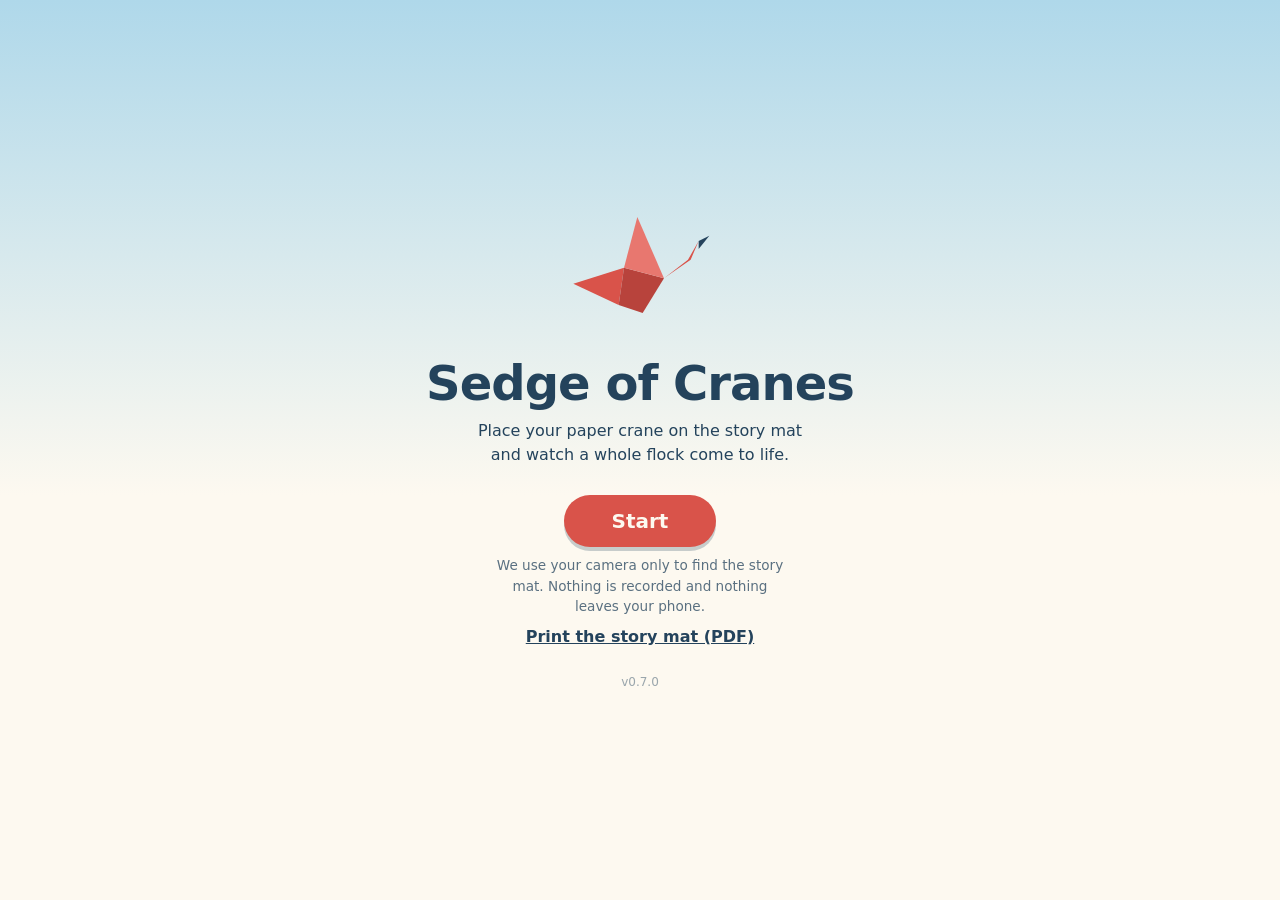
<file: docs/index.html>
<!DOCTYPE html>
<html lang="en">
<head>
  <meta charset="UTF-8" />
  <meta name="viewport" content="width=device-width, initial-scale=1.0" />
  <title>Sedge of Cranes</title>
  <link rel="stylesheet" href="css/style.css?v=0.7.0" />
  <!--
    NOTE (Phase 4): the AR libraries (A-Frame 1.5.0 + MindAR 1.2.5, ~1.5 MB)
    are now LAZY-LOADED by js/app.js when the user taps Start. The landing
    page itself is ~50 KB, which keeps cold start fast on 4G (spec §8).
    Pinned CDN URLs live at the top of js/app.js.
  -->
</head>
<body>

  <!-- ============ STATE 1: landing ============ -->
  <section id="state-landing">
    <svg class="crane-emblem" viewBox="0 0 120 100" role="img" aria-label="Origami crane">
      <polygon points="10,62 48,50 44,78" fill="#d9534a"/>
      <polygon points="44,78 48,50 78,58 62,84" fill="#b8433c"/>
      <polygon points="48,50 58,12 78,58" fill="#e8776f"/>
      <polygon points="78,58 96,44 104,30 98,44" fill="#d9534a"/>
      <polygon points="104,30 112,26 104,36" fill="#24435c"/>
    </svg>
    <h1 data-str="appTitle"></h1>
    <p data-str="tagline"></p>
    <p class="warn" id="inapp-warning" hidden data-str="inAppWarning"></p>
    <button id="btn-start" data-str="startButton"></button>
    <p class="explainer" data-str="cameraExplainer"></p>
    <p><a href="assets/mat.pdf" target="_blank" data-str="matLinkLabel"></a></p>
    <p class="version" id="version-stamp"></p>
  </section>

  <!-- ============ STATE 2: permission denied ============ -->
  <section id="state-denied" hidden>
    <h1 data-str="deniedTitle"></h1>
    <p id="denied-body"></p>
    <button id="btn-retry" data-str="retryButton"></button>
  </section>

  <!-- ============ STATE 5: unsupported / load error (with GIF fallback) ============ -->
  <section id="state-unsupported" hidden>
    <h1 id="unsupported-title"></h1>
    <p id="unsupported-body"></p>
    <p class="explainer" data-str="fallbackCaption"></p>
    <img class="fallback-gif" src="assets/fallback.gif" alt="Animation of seven paper cranes flying over the story mat" loading="lazy" />
  </section>

  <!-- ============ STATES 3 & 4: AR (scanning ⇄ experience) ============ -->
  <div id="ar-container" hidden>
    <!-- The <a-scene> lives in a template: it must not exist in the DOM
         until A-Frame + MindAR are loaded (lazy). app.js injects it. -->
    <template id="ar-scene-template">
      <a-scene id="ar-scene"
        mindar-image="imageTargetSrc: assets/targets.mind; autoStart: false; uiLoading: no; uiError: no; uiScanning: no; filterMinCF: 0.0001; filterBeta: 0.001; warmupTolerance: 2; missTolerance: 30"
        color-space="sRGB"
        renderer="colorManagement: true; antialias: true; toneMapping: ACESFilmic; exposure: 1.15"
        vr-mode-ui="enabled: false"
        device-orientation-permission-ui="enabled: false">
        <a-camera position="0 0 0" look-controls="enabled: false"></a-camera>
        <!-- ===================== LIGHT RIG (v0.6.0) =====================
             The 0.5.x rig was ambient 0.9 + directional 0.7 — MORE ambient
             than key light. Ambient has no direction, so most of every
             facet's brightness carried no shape information and the cranes
             read as flat printed shapes. A real paper crane shows ~6 tones
             from ONE flat colour; that only happens at a key:fill ratio
             around 4:1.

             Most of the "fill" now comes from the procedural environment map
             built in flock.js (sky above, warm table bounce below), which is
             also what gives the paper its sheen. The hemisphere light below
             is deliberate insurance: MeshLambertMaterial ignores environment
             maps, so without it the pbr:false kill switch would render the
             flock nearly black.

             Tune exposure on the <a-scene renderer> above, not these. -->
        <a-entity light="type: hemisphere; color: #dceaf6; groundColor: #e8dcc6; intensity: 0.35"></a-entity>
        <a-entity light="type: directional; color: #fff4e2; intensity: 1.15" position="0.6 1.2 0.5"></a-entity>
        <!-- rim/back light: paper is translucent, and light bleeding through
             a sheet is a big part of why real cranes glow. This fakes it. -->
        <a-entity light="type: directional; color: #ffdcb4; intensity: 0.35" position="-0.5 -0.3 -0.8"></a-entity>
        <a-entity id="mat-anchor" mindar-image-target="targetIndex: 0">
          <!-- v0.7.0: kids approved the authentic tsuru (Phase 6 "wow" test),
               so the mat scene now uses geom:fold. Image tracking is unchanged.
               To revert instantly, set this back to just `sedge-flock`. -->
          <a-entity id="flock" sedge-flock="geom: fold"></a-entity>          
        </a-entity>
      </a-scene>
    </template>

    <div id="overlay-scanning" class="overlay-card">
      <img src="assets/mat_thumb.png" alt="" />
      <p id="scanning-text"></p>
    </div>

    <button id="btn-story" class="story-btn" hidden></button>
    <div id="subtitle-bar" hidden></div>

    <button id="btn-exit" data-str="exitButton" aria-label="Exit"></button>
    <button id="btn-mute" class="chip"></button>
    <button id="btn-subs" class="chip"></button>
  </div>

  <script src="js/strings.js?v=0.7.0"></script>
  <script src="js/app.js?v=0.7.0"></script>
</body>
</html>
</file>
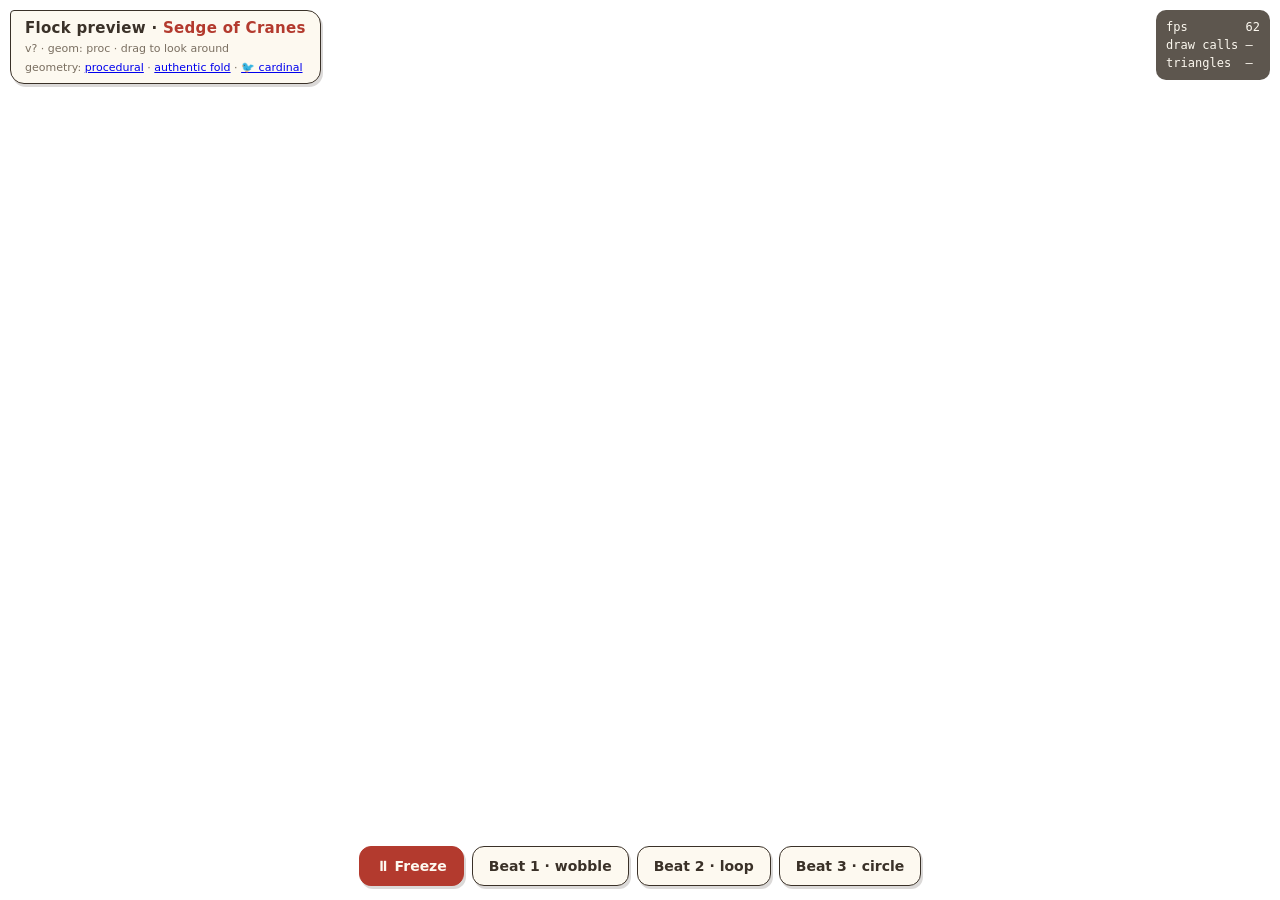
<file: docs/crane-preview.html>
<!DOCTYPE html>
<html lang="en">
<head>
  <meta charset="utf-8" />
  <meta name="viewport" content="width=device-width, initial-scale=1, user-scalable=no" />
  <title>Flock Preview — Sedge of Cranes</title>
  <!--
    crane-preview.html — Phase 6 lab page (not linked from the main app).

    WHY THIS PAGE EXISTS: iterating on how the cranes LOOK is much faster
    when you don't have to point a phone at a mat every time. This page
    renders the exact same flock component the AR scene uses, in a plain
    3D scene. If it looks right and runs at ≥ 24 fps here, it will look
    right in AR (AR adds the camera feed + tracking cost, which is why we
    still verify on the mat afterwards).

    Controls: drag to look around · buttons trigger the three story beats
    and freeze/resume · the HUD shows FPS, draw calls and triangles.
  -->
  <script src="https://aframe.io/releases/1.5.0/aframe.min.js"></script>
  <!-- baked authentic-tsuru geometry; must load BEFORE flock.js so the
       geom:'fold' path can find window.CRANE_FOLD -->
  <script src="js/crane_fold_geometry.js?v=0.7.0"></script>
  <script src="js/flock.js?v=0.7.0"></script>
  <!-- walking origami cardinal (preview-only character). Geometry module must
       load before cardinal.js so the component finds window.CARDINAL_FOLD. -->
  <script src="js/cardinal_fold_geometry.js?v=0.2.0"></script>
  <script src="js/cardinal.js?v=0.2.0"></script>
  <style>
    :root {
      --paper: #fdf9f0;
      --ink: #3a3128;
      --red: #b33a2e;
      --sky-edge: #cfe3ee;
    }
    html, body { margin: 0; height: 100%; overflow: hidden; font-family: system-ui, -apple-system, "Segoe UI", sans-serif; }
    a-scene { position: fixed; inset: 0; }

    /* header: a little paper tag, like a label tied to a gift */
    .tag {
      position: fixed; top: 10px; left: 10px; z-index: 10;
      background: var(--paper); color: var(--ink);
      border: 1.5px solid var(--ink); border-radius: 4px 14px 14px 14px;
      padding: 8px 14px; box-shadow: 2px 3px 0 rgba(58,49,40,.18);
      max-width: 70vw;
    }
    .tag h1 { margin: 0; font-size: 15px; letter-spacing: .02em; }
    .tag h1 span { color: var(--red); }
    .tag small { color: #7a6f61; font-size: 11px; }

    /* HUD: performance numbers, top-right */
    #hud {
      position: fixed; top: 10px; right: 10px; z-index: 10;
      background: rgba(58,49,40,.82); color: #fdf9f0;
      font: 12px/1.5 ui-monospace, Menlo, monospace;
      padding: 8px 10px; border-radius: 10px; white-space: pre;
    }
    #hud .bad { color: #ffb3a7; }

    /* beat buttons: paper chips along the bottom, thumb-reachable */
    #controls {
      position: fixed; bottom: max(14px, env(safe-area-inset-bottom)); left: 0; right: 0;
      display: flex; gap: 8px; justify-content: center; flex-wrap: wrap;
      z-index: 10; padding: 0 10px;
    }
    #controls button {
      font: 600 14px/1 system-ui, sans-serif; color: var(--ink);
      background: var(--paper); border: 1.5px solid var(--ink);
      border-radius: 12px; padding: 12px 16px; min-width: 84px;
      box-shadow: 2px 3px 0 rgba(58,49,40,.18); cursor: pointer;
      touch-action: manipulation;
    }
    #controls button:active { transform: translate(1px, 2px); box-shadow: 0 1px 0 rgba(58,49,40,.18); }
    #controls button.primary { background: var(--red); color: var(--paper); border-color: var(--red); }
    @media (prefers-reduced-motion: reduce) { #controls button:active { transform: none; } }
  </style>
</head>
<body>
  <div class="tag">
    <h1>Flock preview · <span>Sedge of Cranes</span></h1>
    <small id="stamp">Phase 6 · drag to look around</small>
    <br><small>geometry:
      <a href="?geom=proc">procedural</a> ·
      <a href="?geom=fold">authentic fold</a> ·
      <a href="?geom=cardinal">🐦 cardinal</a></small>
  </div>

  <div id="hud">loading…</div>

  <div id="controls">
    <button id="btn-freeze" class="primary">⏸ Freeze</button>
    <button data-beat="wobble">Beat 1 · wobble</button>
    <button data-beat="loop">Beat 2 · loop</button>
    <button data-beat="finale">Beat 3 · circle</button>
    <button id="btn-peck" hidden>🐦 Peck</button>
  </div>

  <a-scene
    background="color: #dfeefa"
    renderer="antialias: true; colorManagement: true; toneMapping: ACESFilmic; exposure: 1.15"
    vr-mode-ui="enabled: false"
    device-orientation-permission-ui="enabled: false">

    <!-- same lighting recipe as the AR scene: ambient + one directional -->
    <!-- same rig as the AR scene — see index.html for the full rationale -->
    <a-entity light="type: hemisphere; color: #dceaf6; groundColor: #e8dcc6; intensity: 0.35"></a-entity>
    <a-entity light="type: directional; color: #fff4e2; intensity: 1.15"
              position="0.6 1.2 0.5"></a-entity>
    <a-entity light="type: directional; color: #ffdcb4; intensity: 0.35"
              position="-0.5 -0.3 -0.8"></a-entity>

    <!-- a warm "table" disc so the blob shadows have something to land on -->
    <a-circle position="0 0 0" rotation="-90 0 0" radius="0.5"
              material="color: #efe4d0; shader: flat"></a-circle>
    <!-- stand-in for the child's real crane at the anchor point -->
    <a-box position="0 0.012 0" depth="0.06" width="0.04" height="0.024"
           material="color: #ffffff; shader: flat"></a-box>

    <!-- THE FLOCK — identical component + defaults as the AR scene.
         Created from script so ?geom=fold|proc can pick the geometry source
         BEFORE the component initialises (it reads geom only at init). -->
    <script>
      (function () {
        var m = /[?&]geom=(fold|proc|cardinal)/.exec(location.search);
        var geom = m ? m[1] : 'proc';
        var e = document.createElement('a-entity');
        e.id = 'flock';   // keep the id so the Freeze button + HUD wiring works
        if (geom === 'cardinal') {
          e.setAttribute('walking-cardinal', 'autoShow: true');
        } else {
          e.setAttribute('sedge-flock',
            'autoShow: true; autoTarget: false; geom: ' + geom);
        }
        document.currentScript.parentNode.appendChild(e);
        window.__geom = geom;
      })();
    </script>

    <!-- Camera rig. Two traps solved here:
         (1) <a-camera> has a HIDDEN default position of y=1.6 m ("standing
             person eye height") — we must set position="0 0 0" explicitly
             or the camera floats far above our miniature scene and frustum
             culling draws nothing (draw calls = 0).
         (2) look-controls ignores an initial rotation on the camera entity,
             so the downward tilt lives on the rig instead. -->
    <a-entity id="rig" position="0 0.30 0.55" rotation="-20 0 0">
      <a-camera position="0 0 0"
                look-controls="magicWindowTrackingEnabled: false"
                wasd-controls-enabled="false" fov="55"></a-camera>
    </a-entity>
  </a-scene>

  <script>
    (function () {
      'use strict';
      var geom = window.__geom || 'proc';
      var ver = geom === 'cardinal'
        ? (window.CARDINAL_VERSION || '?')
        : (window.SEDGE_FLOCK_VERSION || '?');
      document.getElementById('stamp').textContent =
        'v' + ver + ' · ' +
        (geom === 'cardinal' ? 'cardinal · walking' : 'geom: ' + geom) +
        ' · drag to look around';

      var flock = document.getElementById('flock');

      // Cardinal mode: the three crane story-beats don't apply — hide them and
      // offer a Peck button instead. Freeze still works (the cardinal listens
      // to the same flock-freeze/flock-resume events).
      if (geom === 'cardinal') {
        document.querySelectorAll('[data-beat]').forEach(function (b) { b.hidden = true; });
        var peck = document.getElementById('btn-peck');
        peck.hidden = false;
        peck.addEventListener('click', function () { flock.emit('cardinal-peck'); });
      }

      // beat buttons
      document.querySelectorAll('[data-beat]').forEach(function (b) {
        b.addEventListener('click', function () {
          flock.emit('flock-beat', { name: b.dataset.beat });
        });
      });

      // freeze / resume toggle (same events the AR app fires on target lost/found)
      var frozen = false;
      var fbtn = document.getElementById('btn-freeze');
      fbtn.addEventListener('click', function () {
        frozen = !frozen;
        flock.emit(frozen ? 'flock-freeze' : 'flock-resume');
        fbtn.textContent = frozen ? '▶ Resume' : '⏸ Freeze';
      });

      // HUD: FPS from requestAnimationFrame, draw calls + triangles from three
      var hud = document.getElementById('hud');
      var frames = 0, last = performance.now();
      function raf() { frames++; requestAnimationFrame(raf); }
      requestAnimationFrame(raf);
      setInterval(function () {
        var now = performance.now();
        var fps = Math.round(frames * 1000 / (now - last));
        frames = 0; last = now;
        var scene = document.querySelector('a-scene');
        var info = scene && scene.renderer ? scene.renderer.info.render : null;
        var cls = fps < 24 ? ' class="bad"' : '';
        hud.innerHTML =
          '<span' + cls + '>fps        ' + fps + '</span>\n' +
          'draw calls ' + (info ? info.calls : '–') + '\n' +
          'triangles  ' + (info ? info.triangles : '–');
      }, 500);
    })();
  </script>
</body>
</html>
</file>
<file: docs/css/style.css>
/*
 * style.css — Sedge of Cranes
 *
 * Look: warm children's-book / paper-craft. Colors echo the story mat
 * (sky, pond, sun, and the little red lead crane).
 *
 * Fonts: system rounded stack ON PURPOSE — loading Google Fonts would
 * add an external request, and the child-privacy constraint says the
 * site may only talk to its own assets + pinned AR CDN libraries.
 */

:root {
  --paper: #fdf9f0;      /* warm paper white  */
  --sky: #afd8ea;        /* mat sky blue      */
  --ink: #24435c;        /* deep pond ink     */
  --sun: #f2b646;        /* warm sun yellow   */
  --crane-red: #d9534a;  /* the lead crane    */
}

* { box-sizing: border-box; margin: 0; }

body {
  font-family: ui-rounded, "SF Pro Rounded", "Segoe UI", system-ui, sans-serif;
  background: linear-gradient(180deg, var(--sky) 0%, var(--paper) 55%);
  color: var(--ink);
  min-height: 100svh;
  display: grid;
  place-items: center;
  padding: 1.5rem;
  text-align: center;
}

section[hidden] { display: none; }

h1 {
  font-size: clamp(2rem, 8vw, 3rem);
  letter-spacing: -0.02em;
  margin-bottom: 0.5rem;
}

p { max-width: 34ch; margin: 0.5rem auto; line-height: 1.5; }

.explainer { font-size: 0.85rem; opacity: 0.75; }

/* The paper crane emblem above the title */
.crane-emblem { width: min(40vw, 10rem); margin-bottom: 1rem; }

/* Buttons: big, friendly, thumb-sized (adults hold the phone, but still) */
button {
  font: inherit;
  font-size: 1.25rem;
  font-weight: 700;
  color: var(--paper);
  background: var(--crane-red);
  border: none;
  border-radius: 999px;
  padding: 0.9rem 3rem;
  margin-top: 1.25rem;
  cursor: pointer;
  box-shadow: 0 4px 0 rgba(36, 67, 92, 0.25); /* paper-cutout depth */
}
button:active { transform: translateY(2px); box-shadow: none; }
button:focus-visible { outline: 3px solid var(--sun); outline-offset: 3px; }

a { color: var(--ink); font-weight: 600; }

/* Phase 0 camera preview */
#camera-preview {
  width: min(90vw, 24rem);
  border-radius: 1rem;
  border: 4px solid var(--paper);
  box-shadow: 0 6px 24px rgba(36, 67, 92, 0.3);
  margin-top: 1rem;
}

.ok-badge {
  display: inline-block;
  background: var(--sun);
  border-radius: 999px;
  padding: 0.4rem 1.2rem;
  font-weight: 700;
  margin-top: 1rem;
}

@media (prefers-reduced-motion: no-preference) {
  .crane-emblem { animation: bob 3.5s ease-in-out infinite; }
  @keyframes bob {
    0%, 100% { transform: translateY(0); }
    50% { transform: translateY(-8px); }
  }
}

/* ============ AR view (Phase 1) ============ */

body.in-ar { padding: 0; display: block; overflow: hidden; }

#ar-container { position: fixed; inset: 0; background: #000; }
#ar-container[hidden] { display: none; }
#ar-scene { position: absolute; inset: 0; width: 100%; height: 100%; }

/* Scanning hint: bottom card with a picture of what to look for */
.overlay-card {
  position: absolute;
  left: 50%; bottom: max(1.5rem, env(safe-area-inset-bottom));
  transform: translateX(-50%);
  display: flex; align-items: center; gap: 0.8rem;
  background: rgba(253, 249, 240, 0.95);
  color: var(--ink);
  border-radius: 1rem;
  padding: 0.7rem 1rem;
  max-width: 90vw;
  box-shadow: 0 6px 24px rgba(0, 0, 0, 0.35);
  z-index: 10;
}
.overlay-card img {
  width: 5.5rem; border-radius: 0.5rem; border: 2px solid var(--ink);
}
.overlay-card p { margin: 0; font-weight: 700; text-align: left; }

@media (prefers-reduced-motion: no-preference) {
  .overlay-card { animation: pulse 2s ease-in-out infinite; }
  @keyframes pulse {
    0%, 100% { transform: translateX(-50%) scale(1); }
    50% { transform: translateX(-50%) scale(1.04); }
  }
}

/* "Found it" badge, top center */
.overlay-badge {
  position: absolute;
  top: max(1rem, env(safe-area-inset-top));
  left: 50%; transform: translateX(-50%);
  background: var(--sun); color: var(--ink);
  font-weight: 700;
  border-radius: 999px;
  padding: 0.6rem 1.4rem;
  z-index: 10;
  max-width: 90vw;
}

/* Exit button, top-right */
#btn-exit {
  position: absolute;
  top: max(1rem, env(safe-area-inset-top));
  right: 1rem;
  margin: 0;
  padding: 0;
  width: 3rem; height: 3rem;
  border-radius: 50%;
  font-size: 1.3rem;
  background: rgba(36, 67, 92, 0.85);
  z-index: 10;
}

/* ============ Story UI (Phase 3) ============ */

.story-btn {
  position: absolute;
  left: 50%; top: 55%;
  transform: translate(-50%, -50%);
  font-size: 1.5rem;
  padding: 1.1rem 2.6rem;
  z-index: 12;
  box-shadow: 0 8px 28px rgba(0, 0, 0, 0.45);
}
.story-btn:active { transform: translate(-50%, calc(-50% + 2px)); }

#subtitle-bar {
  position: absolute;
  left: 50%; bottom: max(1.5rem, env(safe-area-inset-bottom));
  transform: translateX(-50%);
  max-width: min(92vw, 40rem);
  background: rgba(20, 30, 40, 0.78);
  color: #fdf9f0;
  font-size: 1.1rem; font-weight: 600; line-height: 1.4;
  border-radius: 0.9rem;
  padding: 0.7rem 1.2rem;
  z-index: 11;
  text-align: center;
}

.chip {
  position: absolute;
  left: 1rem;
  width: 3rem; height: 3rem;
  margin: 0; padding: 0;
  border-radius: 50%;
  font-size: 1.2rem;
  background: rgba(36, 67, 92, 0.85);
  z-index: 10;
}
#btn-mute { top: max(1rem, env(safe-area-inset-top)); }
#btn-subs { top: calc(max(1rem, env(safe-area-inset-top)) + 3.6rem); }

/* build stamp — confirms which version the phone actually loaded */
.version { font-size: 0.75rem; opacity: 0.45; margin-top: 1.5rem; }

/* ============ Phase 4 ============ */

.warn {
  background: var(--sun);
  border-radius: 0.8rem;
  padding: 0.6rem 1rem;
  font-size: 0.9rem;
  font-weight: 600;
  max-width: 38ch;
}

.fallback-gif {
  width: min(90vw, 26rem);
  border-radius: 1rem;
  border: 3px solid var(--ink);
  margin-top: 0.8rem;
}
</file>
